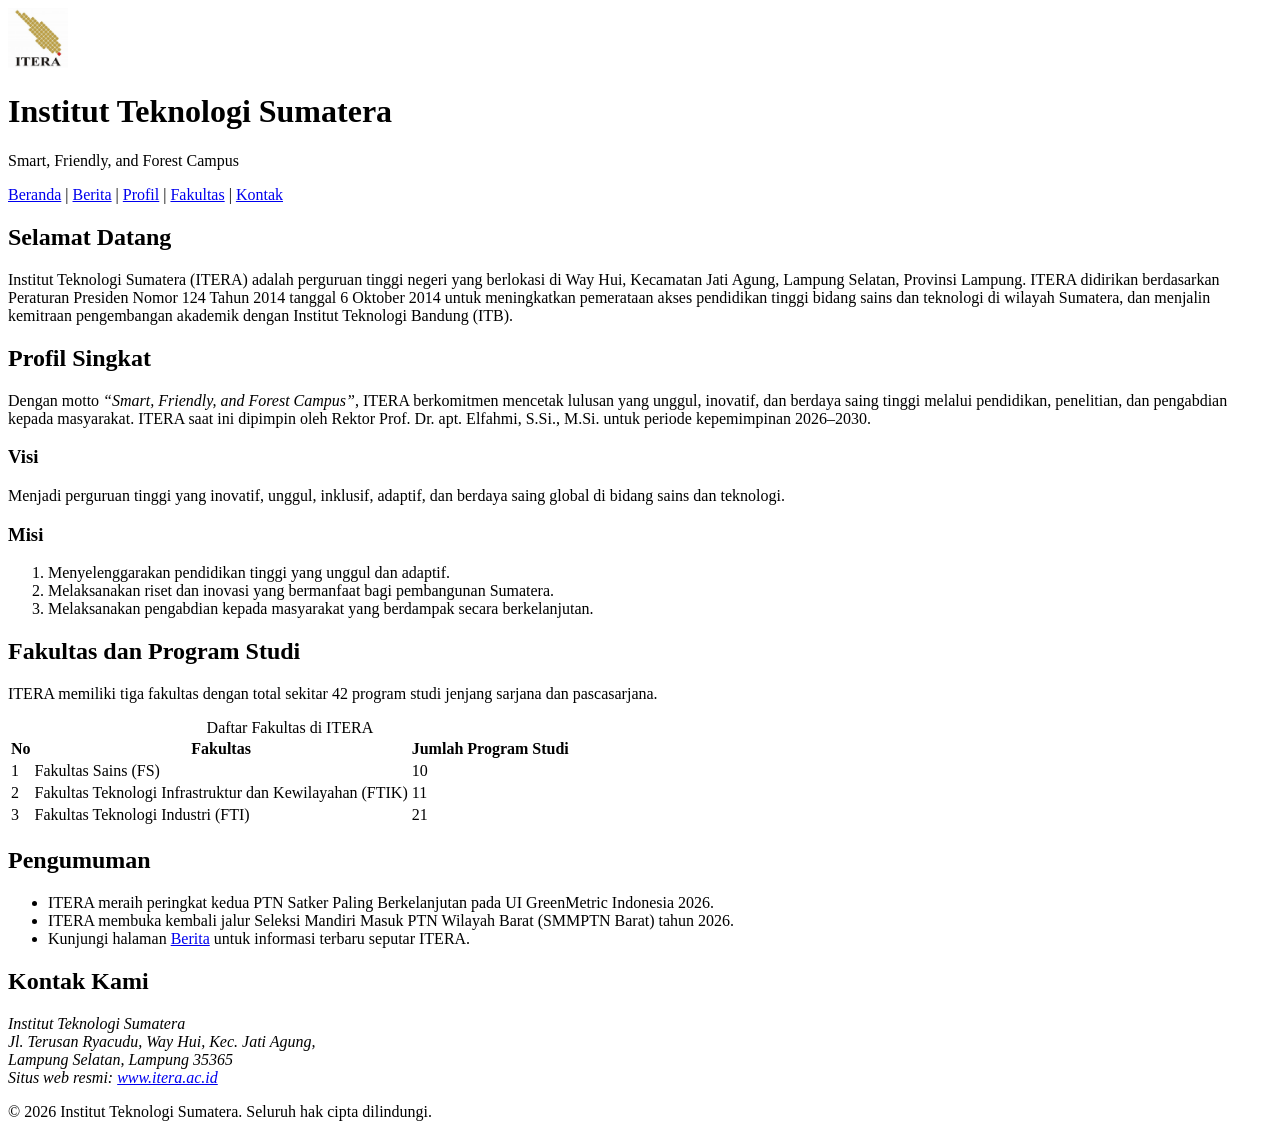
<file: tugas2/index.html>
<!DOCTYPE html>
<html lang="id">
<head>
    <meta charset="UTF-8">
    <meta name="viewport" content="width=device-width, initial-scale=1.0">
    <title>ITERA - Institut Teknologi Sumatera</title>
    <meta name="description" content="Website resmi contoh tugas mengenai Institut Teknologi Sumatera (ITERA)">
</head>
<body>

    <header>
        <img src="images/logo.png" alt="Logo Institut Teknologi Sumatera" width="60" height="60">
        <h1>Institut Teknologi Sumatera</h1>
        <p>Smart, Friendly, and Forest Campus</p>
    </header>

    <nav aria-label="Navigasi utama">
        <a href="index.html">Beranda</a> |
        <a href="berita.html">Berita</a> |
        <a href="#profil">Profil</a> |
        <a href="#fakultas">Fakultas</a> |
        <a href="#kontak">Kontak</a>
    </nav>

    <main>

        <section id="sambutan">
            <h2>Selamat Datang</h2>
            <p>
                Institut Teknologi Sumatera (ITERA) adalah perguruan tinggi negeri yang
                berlokasi di Way Hui, Kecamatan Jati Agung, Lampung Selatan, Provinsi
                Lampung. ITERA didirikan berdasarkan Peraturan Presiden Nomor 124 Tahun
                2014 tanggal 6 Oktober 2014 untuk meningkatkan pemerataan akses pendidikan
                tinggi bidang sains dan teknologi di wilayah Sumatera, dan menjalin
                kemitraan pengembangan akademik dengan Institut Teknologi Bandung (ITB).
            </p>
        </section>

        <section id="profil">
            <h2>Profil Singkat</h2>
            <p>
                Dengan motto <em>&ldquo;Smart, Friendly, and Forest Campus&rdquo;</em>,
                ITERA berkomitmen mencetak lulusan yang unggul, inovatif, dan berdaya
                saing tinggi melalui pendidikan, penelitian, dan pengabdian kepada
                masyarakat. ITERA saat ini dipimpin oleh Rektor Prof. Dr. apt. Elfahmi,
                S.Si., M.Si. untuk periode kepemimpinan 2026&ndash;2030.
            </p>

            <h3>Visi</h3>
            <p>
                Menjadi perguruan tinggi yang inovatif, unggul, inklusif, adaptif, dan
                berdaya saing global di bidang sains dan teknologi.
            </p>

            <h3>Misi</h3>
            <ol>
                <li>Menyelenggarakan pendidikan tinggi yang unggul dan adaptif.</li>
                <li>Melaksanakan riset dan inovasi yang bermanfaat bagi pembangunan Sumatera.</li>
                <li>Melaksanakan pengabdian kepada masyarakat yang berdampak secara berkelanjutan.</li>
            </ol>
        </section>

        <section id="fakultas">
            <h2>Fakultas dan Program Studi</h2>
            <p>ITERA memiliki tiga fakultas dengan total sekitar 42 program studi jenjang sarjana dan pascasarjana.</p>

            <table>
                <caption>Daftar Fakultas di ITERA</caption>
                <thead>
                    <tr>
                        <th scope="col">No</th>
                        <th scope="col">Fakultas</th>
                        <th scope="col">Jumlah Program Studi</th>
                    </tr>
                </thead>
                <tbody>
                    <tr>
                        <td>1</td>
                        <td>Fakultas Sains (FS)</td>
                        <td>10</td>
                    </tr>
                    <tr>
                        <td>2</td>
                        <td>Fakultas Teknologi Infrastruktur dan Kewilayahan (FTIK)</td>
                        <td>11</td>
                    </tr>
                    <tr>
                        <td>3</td>
                        <td>Fakultas Teknologi Industri (FTI)</td>
                        <td>21</td>
                    </tr>
                </tbody>
            </table>
        </section>

        <aside aria-label="Pengumuman">
            <h2>Pengumuman</h2>
            <ul>
                <li>ITERA meraih peringkat kedua PTN Satker Paling Berkelanjutan pada UI GreenMetric Indonesia 2026.</li>
                <li>ITERA membuka kembali jalur Seleksi Mandiri Masuk PTN Wilayah Barat (SMMPTN Barat) tahun 2026.</li>
                <li>Kunjungi halaman <a href="berita.html">Berita</a> untuk informasi terbaru seputar ITERA.</li>
            </ul>
        </aside>

    </main>

    <footer id="kontak">
        <h2>Kontak Kami</h2>
        <address>
            Institut Teknologi Sumatera<br>
            Jl. Terusan Ryacudu, Way Hui, Kec. Jati Agung,<br>
            Lampung Selatan, Lampung 35365<br>
            Situs web resmi: <a href="https://www.itera.ac.id" target="_blank" rel="noopener">www.itera.ac.id</a>
        </address>
        <p>&copy; 2026 Institut Teknologi Sumatera. Seluruh hak cipta dilindungi.</p>
    </footer>

</body>
</html>
</file>
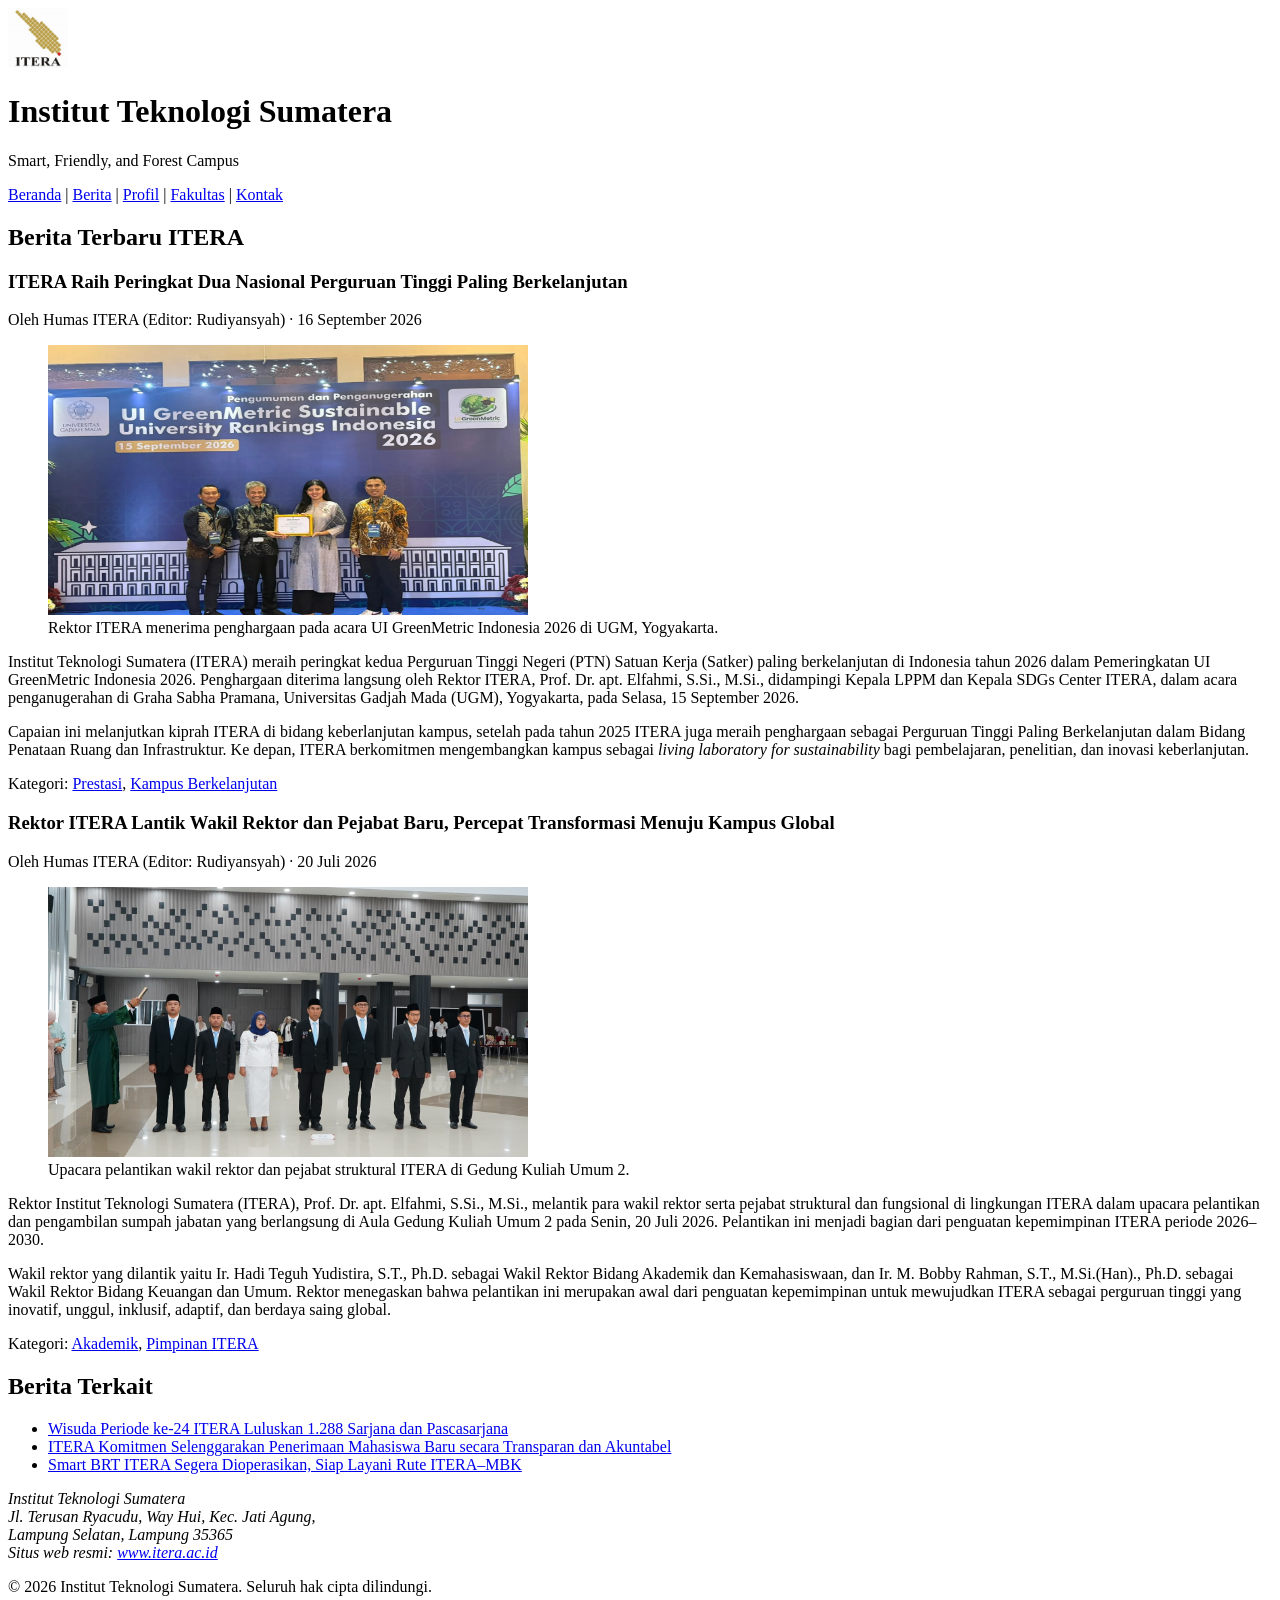
<file: tugas2/berita.html>
<!DOCTYPE html>
<html lang="id">
<head>
    <meta charset="UTF-8">
    <meta name="viewport" content="width=device-width, initial-scale=1.0">
    <title>Berita - ITERA</title>
    <meta name="description" content="Halaman berita terbaru Institut Teknologi Sumatera (ITERA)">
</head>
<body>

    <header>
        <img src="images/logo.png" alt="Logo Institut Teknologi Sumatera" width="60" height="60">
        <h1>Institut Teknologi Sumatera</h1>
        <p>Smart, Friendly, and Forest Campus</p>
    </header>

    <nav aria-label="Navigasi utama">
        <a href="index.html">Beranda</a> |
        <a href="berita.html">Berita</a> |
        <a href="index.html#profil">Profil</a> |
        <a href="index.html#fakultas">Fakultas</a> |
        <a href="index.html#kontak">Kontak</a>
    </nav>

    <main>
        <h2>Berita Terbaru ITERA</h2>

        <article>
            <header>
                <h3>ITERA Raih Peringkat Dua Nasional Perguruan Tinggi Paling Berkelanjutan</h3>
                <p>
                    Oleh Humas ITERA (Editor: Rudiyansyah) &middot;
                    <time datetime="2026-09-16">16 September 2026</time>
                </p>
            </header>

            <figure>
                <img src="images/berita1.jpg" alt="Rektor ITERA menerima penghargaan UI GreenMetric Indonesia 2026" width="480" height="270">
                <figcaption>Rektor ITERA menerima penghargaan pada acara UI GreenMetric Indonesia 2026 di UGM, Yogyakarta.</figcaption>
            </figure>

            <p>
                Institut Teknologi Sumatera (ITERA) meraih peringkat kedua Perguruan
                Tinggi Negeri (PTN) Satuan Kerja (Satker) paling berkelanjutan di
                Indonesia tahun 2026 dalam Pemeringkatan UI GreenMetric Indonesia 2026.
                Penghargaan diterima langsung oleh Rektor ITERA, Prof. Dr. apt. Elfahmi,
                S.Si., M.Si., didampingi Kepala LPPM dan Kepala SDGs Center ITERA, dalam
                acara penganugerahan di Graha Sabha Pramana, Universitas Gadjah Mada
                (UGM), Yogyakarta, pada Selasa, 15 September 2026.
            </p>
            <p>
                Capaian ini melanjutkan kiprah ITERA di bidang keberlanjutan kampus,
                setelah pada tahun 2025 ITERA juga meraih penghargaan sebagai Perguruan
                Tinggi Paling Berkelanjutan dalam Bidang Penataan Ruang dan
                Infrastruktur. Ke depan, ITERA berkomitmen mengembangkan kampus sebagai
                <em>living laboratory for sustainability</em> bagi pembelajaran,
                penelitian, dan inovasi keberlanjutan.
            </p>

            <footer>
                <p>Kategori: <a href="#">Prestasi</a>, <a href="#">Kampus Berkelanjutan</a></p>
            </footer>
        </article>

        <article>
            <header>
                <h3>Rektor ITERA Lantik Wakil Rektor dan Pejabat Baru, Percepat Transformasi Menuju Kampus Global</h3>
                <p>
                    Oleh Humas ITERA (Editor: Rudiyansyah) &middot;
                    <time datetime="2026-07-20">20 Juli 2026</time>
                </p>
            </header>

            <figure>
                <img src="images/berita2.jpg" alt="Upacara pelantikan wakil rektor dan pejabat struktural ITERA" width="480" height="270">
                <figcaption>Upacara pelantikan wakil rektor dan pejabat struktural ITERA di Gedung Kuliah Umum 2.</figcaption>
            </figure>

            <p>
                Rektor Institut Teknologi Sumatera (ITERA), Prof. Dr. apt. Elfahmi,
                S.Si., M.Si., melantik para wakil rektor serta pejabat struktural dan
                fungsional di lingkungan ITERA dalam upacara pelantikan dan pengambilan
                sumpah jabatan yang berlangsung di Aula Gedung Kuliah Umum 2 pada Senin,
                20 Juli 2026. Pelantikan ini menjadi bagian dari penguatan kepemimpinan
                ITERA periode 2026&ndash;2030.
            </p>
            <p>
                Wakil rektor yang dilantik yaitu Ir. Hadi Teguh Yudistira, S.T., Ph.D.
                sebagai Wakil Rektor Bidang Akademik dan Kemahasiswaan, dan Ir. M. Bobby
                Rahman, S.T., M.Si.(Han)., Ph.D. sebagai Wakil Rektor Bidang Keuangan
                dan Umum. Rektor menegaskan bahwa pelantikan ini merupakan awal dari
                penguatan kepemimpinan untuk mewujudkan ITERA sebagai perguruan tinggi
                yang inovatif, unggul, inklusif, adaptif, dan berdaya saing global.
            </p>

            <footer>
                <p>Kategori: <a href="#">Akademik</a>, <a href="#">Pimpinan ITERA</a></p>
            </footer>
        </article>

        <aside aria-label="Berita terkait">
            <h2>Berita Terkait</h2>
            <ul>
                <li><a href="#">Wisuda Periode ke-24 ITERA Luluskan 1.288 Sarjana dan Pascasarjana</a></li>
                <li><a href="#">ITERA Komitmen Selenggarakan Penerimaan Mahasiswa Baru secara Transparan dan Akuntabel</a></li>
                <li><a href="#">Smart BRT ITERA Segera Dioperasikan, Siap Layani Rute ITERA&ndash;MBK</a></li>
            </ul>
        </aside>
    </main>

    <footer>
        <address>
            Institut Teknologi Sumatera<br>
            Jl. Terusan Ryacudu, Way Hui, Kec. Jati Agung,<br>
            Lampung Selatan, Lampung 35365<br>
            Situs web resmi: <a href="https://www.itera.ac.id" target="_blank" rel="noopener">www.itera.ac.id</a>
        </address>
        <p>&copy; 2026 Institut Teknologi Sumatera. Seluruh hak cipta dilindungi.</p>
    </footer>

</body>
</html>
</file>
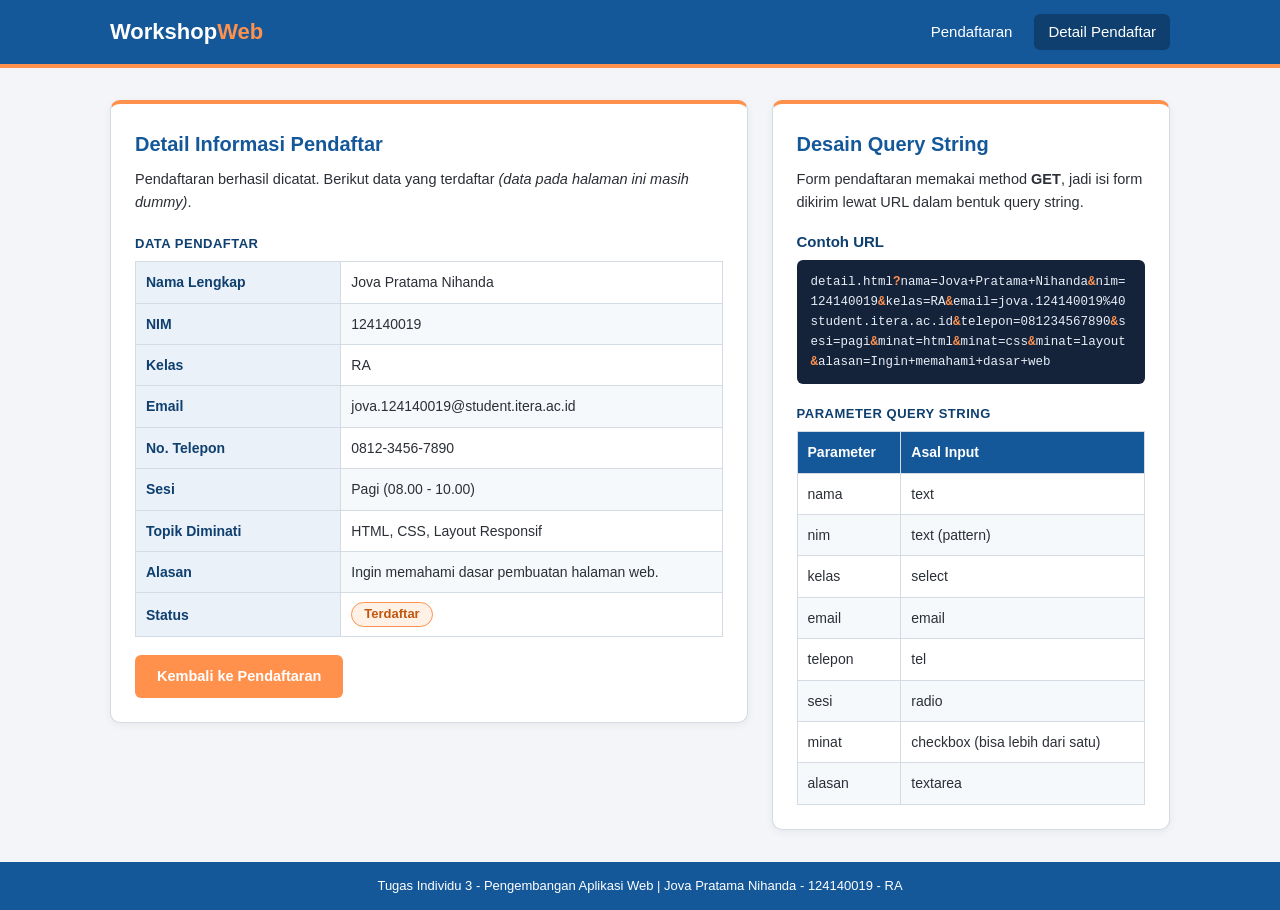
<file: tugas3/detail.html>
<!DOCTYPE html>
<html lang="id">
<head>
  <meta charset="UTF-8">
  <meta name="viewport" content="width=device-width, initial-scale=1.0">
  <title>Detail Pendaftar - Workshop Web</title>
  <link rel="stylesheet" href="style.css">
</head>
<body>

  <header class="navbar">
    <div class="container navbar-inner">
      <h1 class="logo">Workshop<span>Web</span></h1>
      <nav>
        <a href="pendaftaran.html">Pendaftaran</a>
        <a href="detail.html" class="active">Detail Pendaftar</a>
      </nav>
    </div>
  </header>

  <main class="container layout layout-detail">

    <!-- kolom kiri : detail pendaftar (data dummy) -->
    <section class="box">
      <h2>Detail Informasi Pendaftar</h2>
      <p>
        Pendaftaran berhasil dicatat. Berikut data yang terdaftar
        <em>(data pada halaman ini masih dummy)</em>.
      </p>

      <table class="tabel-detail">
        <caption>Data Pendaftar</caption>
        <tbody>
          <tr>
            <th scope="row">Nama Lengkap</th>
            <td>Jova Pratama Nihanda</td>
          </tr>
          <tr>
            <th scope="row">NIM</th>
            <td>124140019</td>
          </tr>
          <tr>
            <th scope="row">Kelas</th>
            <td>RA</td>
          </tr>
          <tr>
            <th scope="row">Email</th>
            <td>jova.124140019@student.itera.ac.id</td>
          </tr>
          <tr>
            <th scope="row">No. Telepon</th>
            <td>0812-3456-7890</td>
          </tr>
          <tr>
            <th scope="row">Sesi</th>
            <td>Pagi (08.00 - 10.00)</td>
          </tr>
          <tr>
            <th scope="row">Topik Diminati</th>
            <td>HTML, CSS, Layout Responsif</td>
          </tr>
          <tr>
            <th scope="row">Alasan</th>
            <td>Ingin memahami dasar pembuatan halaman web.</td>
          </tr>
          <tr>
            <th scope="row">Status</th>
            <td><span class="status">Terdaftar</span></td>
          </tr>
        </tbody>
      </table>

      <div class="aksi" style="margin-top: 18px;">
        <a href="pendaftaran.html" class="btn btn-utama">Kembali ke Pendaftaran</a>
      </div>
    </section>

    <!-- kolom kanan : desain query string -->
    <aside>
      <section class="box">
        <h2>Desain Query String</h2>
        <p>
          Form pendaftaran memakai method <strong>GET</strong>, jadi isi form
          dikirim lewat URL dalam bentuk query string.
        </p>

        <h3>Contoh URL</h3>
        <div id="contoh-query">
          detail.html<b>?</b>nama=Jova+Pratama+Nihanda<b>&amp;</b>nim=124140019<b>&amp;</b>kelas=RA<b>&amp;</b>email=jova.124140019%40student.itera.ac.id<b>&amp;</b>telepon=081234567890<b>&amp;</b>sesi=pagi<b>&amp;</b>minat=html<b>&amp;</b>minat=css<b>&amp;</b>minat=layout<b>&amp;</b>alasan=Ingin+memahami+dasar+web
        </div>

        <table>
          <caption>Parameter Query String</caption>
          <thead>
            <tr>
              <th>Parameter</th>
              <th>Asal Input</th>
            </tr>
          </thead>
          <tbody>
            <tr>
              <td>nama</td>
              <td>text</td>
            </tr>
            <tr>
              <td>nim</td>
              <td>text (pattern)</td>
            </tr>
            <tr>
              <td>kelas</td>
              <td>select</td>
            </tr>
            <tr>
              <td>email</td>
              <td>email</td>
            </tr>
            <tr>
              <td>telepon</td>
              <td>tel</td>
            </tr>
            <tr>
              <td>sesi</td>
              <td>radio</td>
            </tr>
            <tr>
              <td>minat</td>
              <td>checkbox (bisa lebih dari satu)</td>
            </tr>
            <tr>
              <td>alasan</td>
              <td>textarea</td>
            </tr>
          </tbody>
        </table>
      </section>
    </aside>

  </main>

  <footer>
    <p>Tugas Individu 3 - Pengembangan Aplikasi Web | Jova Pratama Nihanda - 124140019 - RA</p>
  </footer>

</body>
</html>
</file>
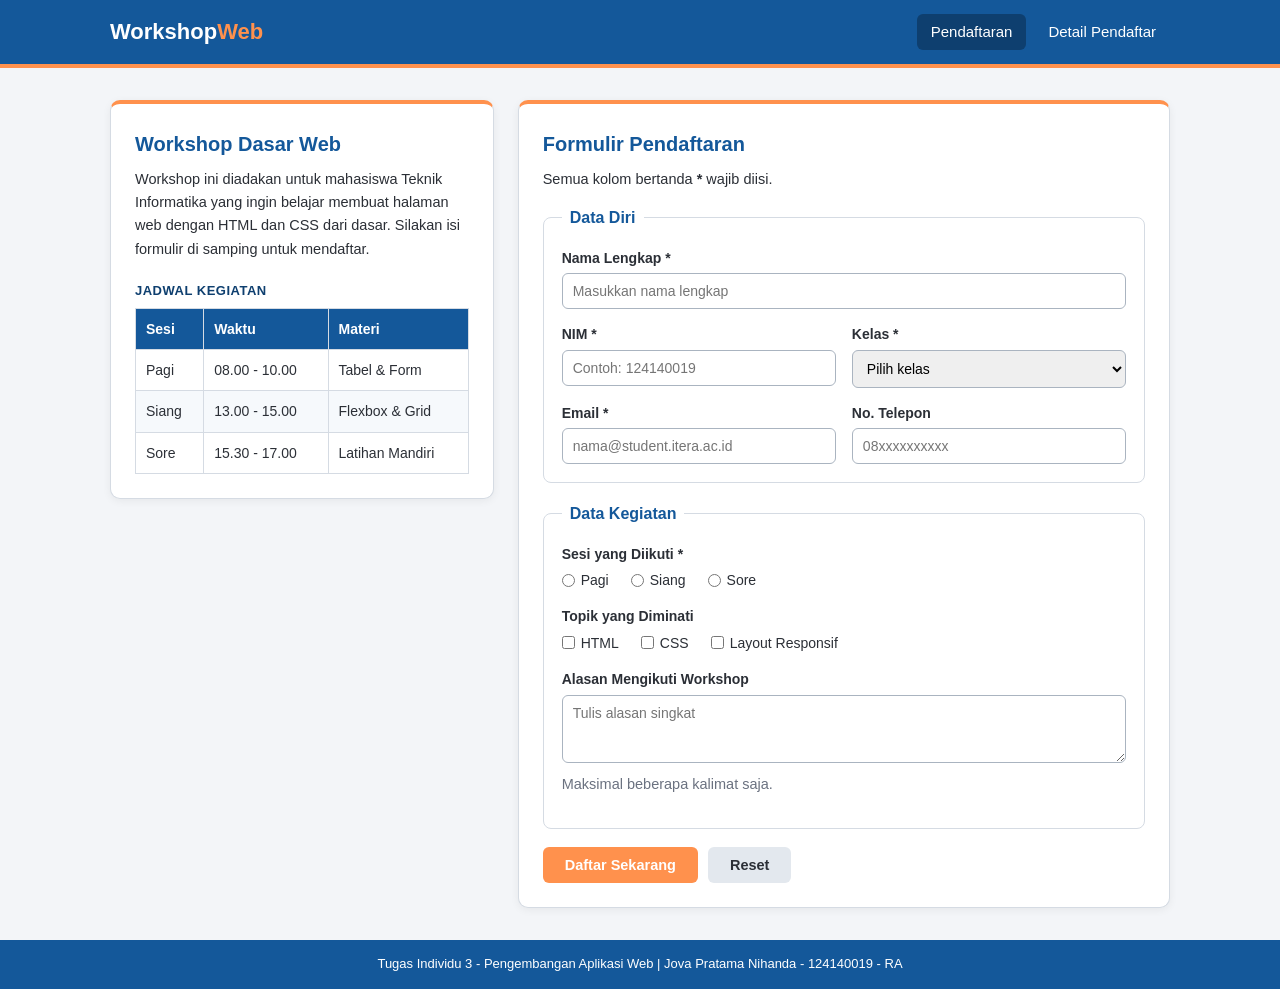
<file: tugas3/pendaftaran.html>
<!DOCTYPE html>
<html lang="id">
<head>
  <meta charset="UTF-8">
  <meta name="viewport" content="width=device-width, initial-scale=1.0">
  <title>Pendaftaran Workshop Web</title>
  <link rel="stylesheet" href="style.css">
</head>
<body>

  <header class="navbar">
    <div class="container navbar-inner">
      <h1 class="logo">Workshop<span>Web</span></h1>
      <nav>
        <a href="pendaftaran.html" class="active">Pendaftaran</a>
        <a href="detail.html">Detail Pendaftar</a>
      </nav>
    </div>
  </header>

  <main class="container layout">

    <!-- kolom kiri : informasi kegiatan -->
    <aside>
      <section class="box">
        <h2>Workshop Dasar Web</h2>
        <p>
          Workshop ini diadakan untuk mahasiswa Teknik Informatika yang ingin
          belajar membuat halaman web dengan HTML dan CSS dari dasar. Silakan
          isi formulir di samping untuk mendaftar.
        </p>

        <table>
          <caption>Jadwal Kegiatan</caption>
          <thead>
            <tr>
              <th>Sesi</th>
              <th>Waktu</th>
              <th>Materi</th>
            </tr>
          </thead>
          <tbody>
            <tr>
              <td>Pagi</td>
              <td>08.00 - 10.00</td>
              <td>Tabel &amp; Form</td>
            </tr>
            <tr>
              <td>Siang</td>
              <td>13.00 - 15.00</td>
              <td>Flexbox &amp; Grid</td>
            </tr>
            <tr>
              <td>Sore</td>
              <td>15.30 - 17.00</td>
              <td>Latihan Mandiri</td>
            </tr>
          </tbody>
        </table>
      </section>
    </aside>

    <!-- kolom kanan : formulir pendaftaran -->
    <section class="box">
      <h2>Formulir Pendaftaran</h2>
      <p>Semua kolom bertanda <strong>*</strong> wajib diisi.</p>

      <!-- method GET, data dikirim lewat query string ke detail.html -->
      <form id="form-daftar" method="get" action="detail.html">

        <fieldset>
          <legend>Data Diri</legend>
          <div class="form-grid">
            <div class="full">
              <label for="nama">Nama Lengkap *</label>
              <input type="text" id="nama" name="nama" placeholder="Masukkan nama lengkap" required>
            </div>

            <div>
              <label for="nim">NIM *</label>
              <input type="text" id="nim" name="nim" placeholder="Contoh: 124140019"
                     pattern="[0-9]{9}" title="NIM terdiri dari 9 angka" required>
            </div>

            <div>
              <label for="kelas">Kelas *</label>
              <select id="kelas" name="kelas" required>
                <option value="">Pilih kelas</option>
                <option value="RA">RA</option>
                <option value="RB">RB</option>
                <option value="RC">RC</option>
                <option value="RD">RD</option>
              </select>
            </div>

            <div>
              <label for="email">Email *</label>
              <input type="email" id="email" name="email" placeholder="nama@student.itera.ac.id" required>
            </div>

            <div>
              <label for="telepon">No. Telepon</label>
              <input type="tel" id="telepon" name="telepon" placeholder="08xxxxxxxxxx">
            </div>
          </div>
        </fieldset>

        <fieldset>
          <legend>Data Kegiatan</legend>
          <div class="form-grid">
            <div class="full">
              <label>Sesi yang Diikuti *</label>
              <div class="pilihan">
                <label for="sesi-pagi">
                  <input type="radio" id="sesi-pagi" name="sesi" value="pagi" required> Pagi
                </label>
                <label for="sesi-siang">
                  <input type="radio" id="sesi-siang" name="sesi" value="siang"> Siang
                </label>
                <label for="sesi-sore">
                  <input type="radio" id="sesi-sore" name="sesi" value="sore"> Sore
                </label>
              </div>
            </div>

            <div class="full">
              <label>Topik yang Diminati</label>
              <div class="pilihan">
                <label for="minat-html">
                  <input type="checkbox" id="minat-html" name="minat" value="html"> HTML
                </label>
                <label for="minat-css">
                  <input type="checkbox" id="minat-css" name="minat" value="css"> CSS
                </label>
                <label for="minat-layout">
                  <input type="checkbox" id="minat-layout" name="minat" value="layout"> Layout Responsif
                </label>
              </div>
            </div>

            <div class="full">
              <label for="alasan">Alasan Mengikuti Workshop</label>
              <textarea id="alasan" name="alasan" rows="3" placeholder="Tulis alasan singkat"></textarea>
              <p class="catatan">Maksimal beberapa kalimat saja.</p>
            </div>
          </div>
        </fieldset>

        <div class="aksi">
          <button type="submit" class="btn btn-utama">Daftar Sekarang</button>
          <button type="reset" class="btn btn-sekunder">Reset</button>
        </div>
      </form>
    </section>

  </main>

  <footer>
    <p>Tugas Individu 3 - Pengembangan Aplikasi Web | Jova Pratama Nihanda - 124140019 - RA</p>
  </footer>

</body>
</html>
</file>
<file: tugas3/style.css>
/* =====================================================
   style.css
   Tugas Individu 3 - Pengembangan Aplikasi Web
   Nama  : Jova Pratama Nihanda
   NIM   : 124140019
   Kelas : RA
   ===================================================== */

/* ---------- reset & variabel warna ---------- */
:root {
  --biru: #14589a;
  --biru-tua: #0e3f6f;
  --oranye: #ff914d;
  --abu: #f3f5f8;
  --garis: #d5dbe3;
  --teks: #2b2f36;
}

* {
  box-sizing: border-box;
  margin: 0;
  padding: 0;
}

body {
  font-family: "Segoe UI", Arial, sans-serif;
  background-color: var(--abu);
  color: var(--teks);
  line-height: 1.6;
}

/* ---------- layout umum ---------- */
.container {
  width: 100%;
  max-width: 1100px;
  margin: 0 auto;
  padding: 0 20px;
}

/* header / navbar pakai flexbox */
.navbar {
  background-color: var(--biru);
  border-bottom: 4px solid var(--oranye);
}

.navbar-inner {
  display: flex;
  justify-content: space-between;
  align-items: center;
  padding-top: 14px;
  padding-bottom: 14px;
}

.logo {
  font-size: 22px;
  color: #fff;
}

.logo span {
  color: var(--oranye);
}

.navbar nav {
  display: flex;
  gap: 8px;
}

.navbar nav a {
  color: #fff;
  text-decoration: none;
  padding: 6px 14px;
  border-radius: 6px;
  font-size: 15px;
}

.navbar nav a:hover,
.navbar nav a.active {
  background-color: var(--biru-tua);
}

/* isi halaman pakai grid dua kolom */
.layout {
  display: grid;
  grid-template-columns: 1fr 1.7fr;
  gap: 24px;
  align-items: start;
  margin-top: 32px;
  margin-bottom: 32px;
}

.layout-detail {
  grid-template-columns: 1.6fr 1fr;
}

/* ---------- box ---------- */
.box {
  background-color: #fff;
  border: 1px solid var(--garis);
  border-top: 4px solid var(--oranye);
  border-radius: 10px;
  padding: 24px;
  box-shadow: 0 2px 8px rgba(0, 0, 0, 0.06);
}

.box + .box {
  margin-top: 24px;
}

.box h2 {
  color: var(--biru);
  font-size: 20px;
  margin-bottom: 8px;
}

.box p {
  font-size: 14.5px;
  margin-bottom: 14px;
}

.box h3 {
  font-size: 15px;
  color: var(--biru-tua);
  margin: 16px 0 6px;
}

/* ---------- tabel ---------- */
table {
  width: 100%;
  border-collapse: collapse;
  font-size: 14px;
  margin-top: 6px;
}

caption {
  text-align: left;
  font-weight: bold;
  text-transform: uppercase;
  font-size: 13px;
  letter-spacing: 0.5px;
  padding: 6px 0;
  color: var(--biru-tua);
}

th,
td {
  border: 1px solid var(--garis);
  padding: 9px 10px;
  text-align: left;
}

thead th {
  background-color: var(--biru);
  color: #fff;
}

tbody tr:nth-child(even) {
  background-color: #f6f9fc;
}

tbody tr:hover {
  background-color: #fff1e6;
  transition: background-color 0.3s;
}

/* tabel detail: kolom pertama jadi label */
.tabel-detail th {
  width: 35%;
  background-color: #eaf1f8;
  color: var(--biru-tua);
}

/* ---------- form ---------- */
fieldset {
  border: 1px solid var(--garis);
  border-radius: 8px;
  padding: 16px 18px 18px;
  margin-bottom: 18px;
}

legend {
  padding: 0 8px;
  font-weight: bold;
  color: var(--biru);
}

.form-grid {
  display: grid;
  grid-template-columns: 1fr 1fr;
  gap: 14px 16px;
}

.full {
  grid-column: 1 / -1;
}

label {
  display: block;
  font-size: 14px;
  font-weight: 600;
  margin-bottom: 4px;
}

input[type="text"],
input[type="email"],
input[type="tel"],
select,
textarea {
  width: 100%;
  padding: 9px 10px;
  border: 1px solid #aab4c0;
  border-radius: 6px;
  font-family: inherit;
  font-size: 14px;
}

input:focus,
select:focus,
textarea:focus {
  outline: none;
  border-color: var(--biru);
  box-shadow: 0 0 0 3px rgba(20, 88, 154, 0.2);
}

textarea {
  resize: vertical;
}

/* radio & checkbox berjajar */
.pilihan {
  display: flex;
  flex-wrap: wrap;
  gap: 8px 22px;
}

.pilihan label {
  font-weight: normal;
  display: flex;
  align-items: center;
  gap: 6px;
  margin-bottom: 0;
}

.catatan {
  font-size: 12.5px;
  color: #6b7280;
  margin-top: 3px;
  margin-bottom: 0;
}

/* ---------- tombol ---------- */
.aksi {
  display: flex;
  gap: 10px;
  flex-wrap: wrap;
}

.btn {
  display: inline-block;
  padding: 10px 22px;
  border: none;
  border-radius: 6px;
  font-size: 14.5px;
  font-weight: 600;
  cursor: pointer;
  text-decoration: none;
  font-family: inherit;
}

.btn-utama {
  background-color: var(--oranye);
  color: #fff;
}

.btn-utama:hover {
  background-color: #f07a2e;
}

.btn-sekunder {
  background-color: #e3e8ee;
  color: var(--teks);
}

.btn-sekunder:hover {
  background-color: #d2d9e2;
}

/* ---------- khusus halaman detail ---------- */
.status {
  display: inline-block;
  background-color: #fff1e6;
  color: #c2570c;
  border: 1px solid var(--oranye);
  padding: 1px 12px;
  border-radius: 20px;
  font-size: 13px;
  font-weight: 600;
}

#contoh-query {
  background-color: #14233a;
  color: #e8eef7;
  font-family: Consolas, "Courier New", monospace;
  font-size: 12.5px;
  padding: 12px 14px;
  border-radius: 6px;
  word-break: break-all;
  margin-bottom: 14px;
}

#contoh-query b {
  color: var(--oranye);
}

/* ---------- footer ---------- */
footer {
  background-color: var(--biru);
  color: #fff;
  text-align: center;
  font-size: 13px;
  padding: 14px 10px;
}

/* ---------- responsive ---------- */
@media (max-width: 800px) {
  .layout,
  .layout-detail {
    grid-template-columns: 1fr;
  }

  .form-grid {
    grid-template-columns: 1fr;
  }

  .navbar-inner {
    flex-direction: column;
    gap: 8px;
  }
}
</file>
